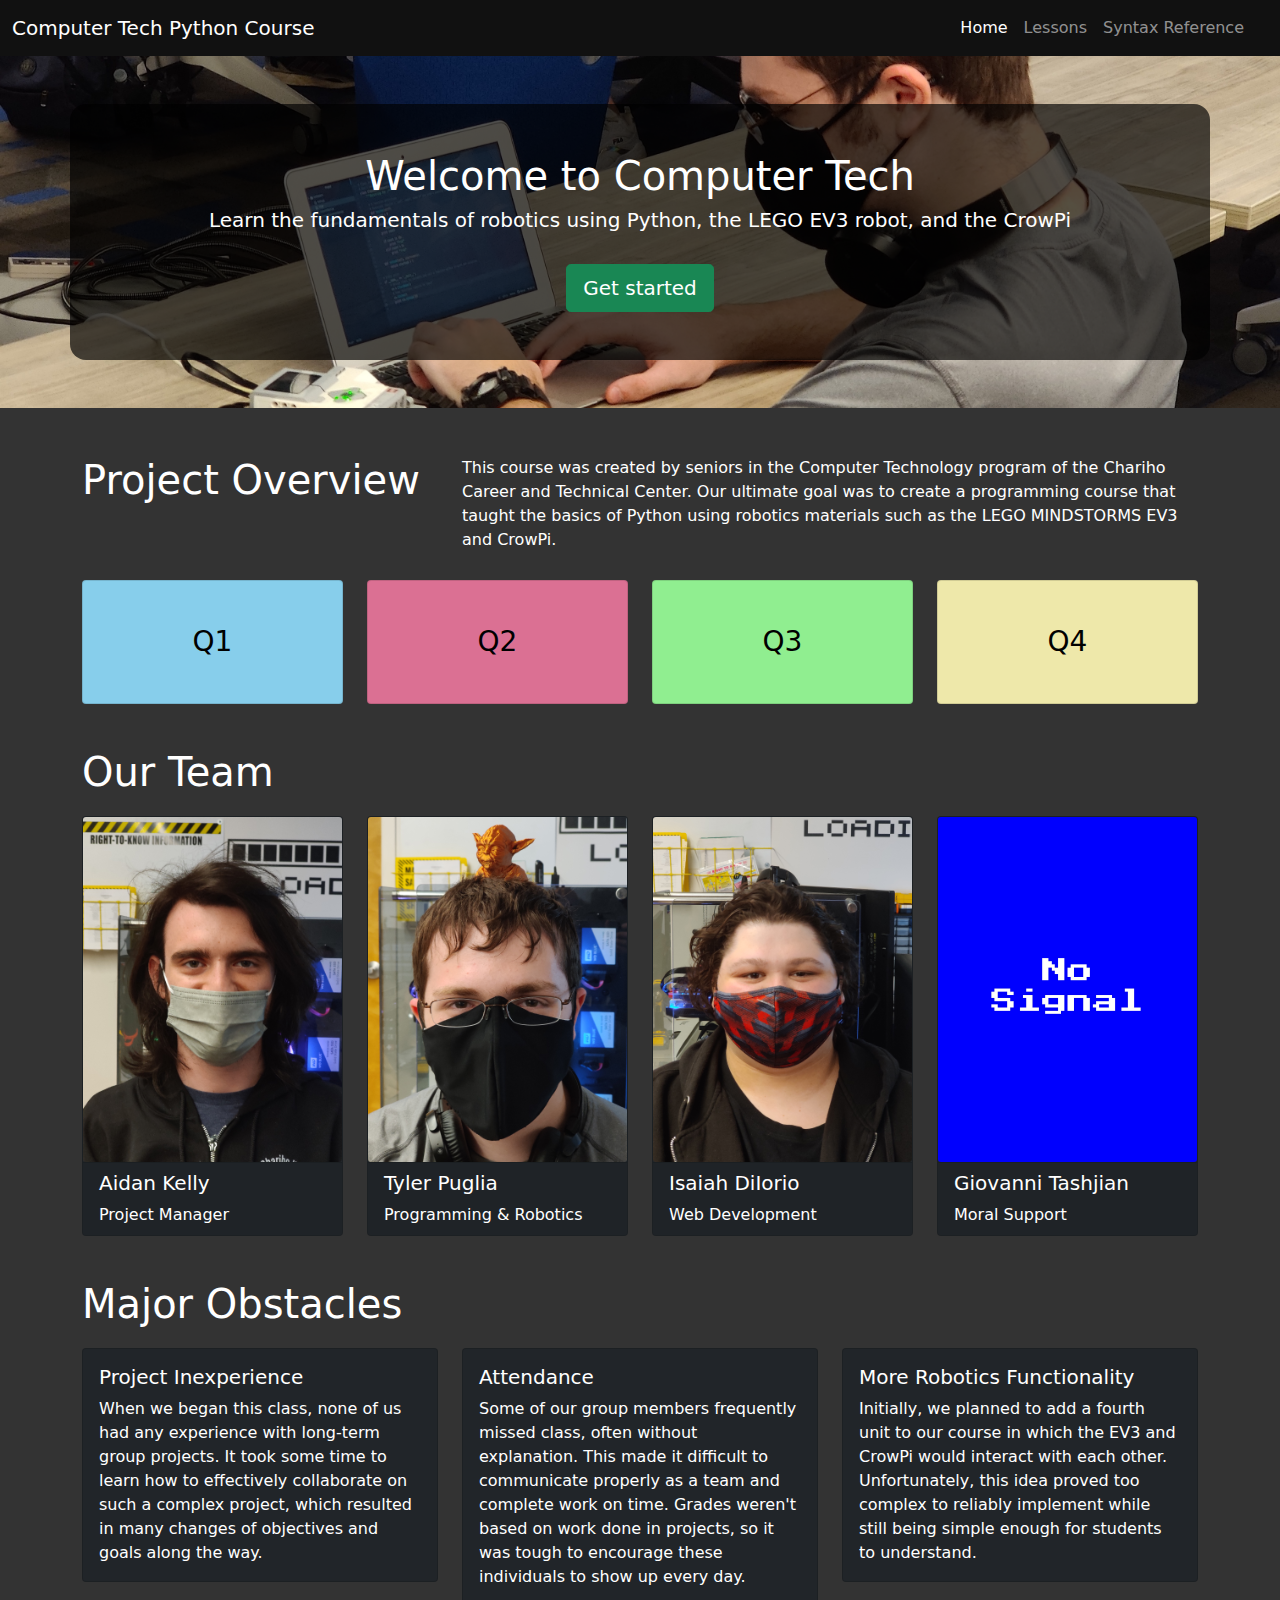
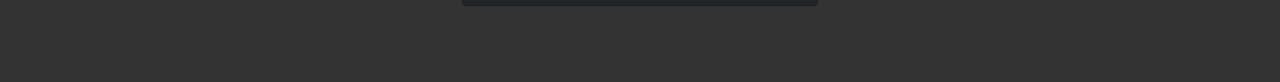
<file: index.html>
<!DOCTYPE html>
<html lang="en">
<head>
    <meta charset="UTF-8">
    <meta http-equiv="X-UA-Compatible" content="IE=edge">
    <meta name="viewport" content="width=device-width, initial-scale=1.0">
    <link href="bootstrap/compiled/css/bootstrap.min.css" rel="stylesheet">
    <script src="bootstrap/compiled/js/bootstrap.bundle.min.js"></script>
    <link href="css/index.css" rel="stylesheet">
    <link rel="apple-touch-icon" sizes="180x180" href="/apple-touch-icon.png">
    <link rel="icon" type="image/png" sizes="32x32" href="/favicon-32x32.png">
    <link rel="icon" type="image/png" sizes="16x16" href="/favicon-16x16.png">
    <link rel="manifest" href="/site.webmanifest">
    <title>Computer Tech Python Course</title>
</head>
<body>
    <nav class="navbar navbar-expand-lg navbar-dark">
        <div class="container-fluid">
            <a class="navbar-brand" href="/">Computer Tech Python Course</a>
            <button class="navbar-toggler" type="button" data-bs-toggle="collapse" data-bs-target="#navbarNavDropdown" aria-controls="navbarNavDropdown" aria-expanded="false" aria-label="Toggle navigation">
                <span class="navbar-toggler-icon"></span>
            </button>
            <div class="collapse navbar-collapse justify-content-end" id="navbarNavDropdown">
                <ul class="navbar-nav">
                    <li class="nav-item">
                        <a class="nav-link active" aria-current="page" href="/">Home</a>
                    </li>
                    <li class="nav-item">
                        <a class="nav-link" href="lessons.html">Lessons</a>
                    </li>
                    <li class="nav-item">
                        <a class="nav-link" href="syntax.html">Syntax Reference</a>
                    </li>
                    <a class="nav-link" href="https://github.com/comptech-software/comptech-software.github.io">
                        <i class="bi bi-github"></i>
                    </a>
                </ul>
            </div>
        </div>
    </nav>

    <div class="container-fluid text-center" id="jumbo-header">
        <div class="container">
            <h1>Welcome to Computer Tech</h1>
            <h5>Learn the fundamentals of robotics using Python, the LEGO EV3 robot, and the CrowPi</h5>
            <br>
            <a class="btn btn-lg btn-success" href="lessons.html">Get started</a>
        </div>
    </div>

    <div class="container">
        <div class="section">
            <div class="row">
                <div class="col-md-4">
                    <h1>Project Overview</h1>
                </div>
                <div class="col-md-8">
                    <p>
                        This course was created by seniors in the Computer Technology program of the Chariho Career and Technical Center. Our ultimate goal was to create a programming course that taught the basics of Python using robotics materials such as the LEGO MINDSTORMS EV3 and CrowPi.
                    </p>
                </div>
            </div>

            <div class="row row-cols-2 row-cols-lg-4" id="timeline">
                <div class="col">
                    <div class="card" id="q1">
                        <div class="card-body">
                            <h3 class="card-title">Q1</h3>
                            <a href="#" class="stretched-link" data-bs-toggle="modal" data-bs-target="#q1Modal"></a>
                        </div>
                    </div>

                    <div class="modal fade" id="q1Modal" tabindex="-1" aria-labelledby="q1ModalLabel" aria-hidden="true">
                        <div class="modal-dialog">
                            <div class="modal-content bg-dark">
                                <div class="modal-header border-bottom-0">
                                    <h5 class="modal-title" id="q1ModalLabel">Quarter 1</h5>
                                    <button type="button" class="btn-close btn-close-white" data-bs-dismiss="modal" aria-label="Close"></button>
                                </div>
                                <div class="modal-body">
                                    <p><strong>Objectives:</strong></p>
                                    <ul>
                                        <li>Choose a programming language to build the course upon</li>
                                        <li>Learn the basics of code management tools like Git and GitHub</li>
                                        <li>Learn how to set up and operate the EV3 and CrowPi</li>
                                    </ul>
                                </div>
                            </div>
                        </div>
                    </div>
                </div>

                <div class="col">
                    <div class="card" id="q2">
                        <div class="card-body">
                            <h3 class="card-title">Q2</h3>
                            <a href="#" class="stretched-link" data-bs-toggle="modal" data-bs-target="#q2Modal"></a>
                        </div>
                    </div>

                    <div class="modal fade" id="q2Modal" tabindex="-1" aria-labelledby="q2ModalLabel" aria-hidden="true">
                        <div class="modal-dialog">
                            <div class="modal-content bg-dark">
                                <div class="modal-header border-bottom-0">
                                    <h5 class="modal-title" id="q2ModalLabel">Quarter 2</h5>
                                    <button type="button" class="btn-close btn-close-white" data-bs-dismiss="modal" aria-label="Close"></button>
                                </div>
                                <div class="modal-body">
                                    <p><strong>Objectives:</strong></p>
                                    <ul>
                                        <li>Create a list of necessary criteria for our robotics course</li>
                                        <li>Plan the course's lesson structure</li>
                                        <li>Assign a specific role to each team member</li>
                                    </ul>
                                </div>
                            </div>
                        </div>
                    </div>
                </div>

                <div class="col">
                    <div class="card" id="q3">
                        <div class="card-body">
                            <h3 class="card-title">Q3</h3>
                            <a href="#" class="stretched-link" data-bs-toggle="modal" data-bs-target="#q3Modal"></a>
                        </div>
                    </div>

                    <div class="modal fade" id="q3Modal" tabindex="-1" aria-labelledby="q3ModalLabel" aria-hidden="true">
                        <div class="modal-dialog">
                            <div class="modal-content bg-dark">
                                <div class="modal-header border-bottom-0">
                                    <h5 class="modal-title" id="q3ModalLabel">Quarter 3</h5>
                                    <button type="button" class="btn-close btn-close-white" data-bs-dismiss="modal" aria-label="Close"></button>
                                </div>
                                <div class="modal-body">
                                    <p><strong>Objectives:</strong></p>
                                    <ul>
                                        <li>Learn the basics of web development using HTML, CSS, Bootstrap, and JavaScript</li>
                                        <li>Write the content for each lesson in our course</li>
                                    </ul>
                                </div>
                            </div>
                        </div>
                    </div>
                </div>

                <div class="col">
                    <div class="card" id="q4">
                        <div class="card-body">
                            <h3 class="card-title">Q4</h3>
                            <a href="#" class="stretched-link" data-bs-toggle="modal" data-bs-target="#q4Modal"></a>
                        </div>
                    </div>

                    <div class="modal fade" id="q4Modal" tabindex="-1" aria-labelledby="q4ModalLabel" aria-hidden="true">
                        <div class="modal-dialog">
                            <div class="modal-content bg-dark">
                                <div class="modal-header border-bottom-0">
                                    <h5 class="modal-title" id="q4ModalLabel">Quarter 4</h5>
                                    <button type="button" class="btn-close btn-close-white" data-bs-dismiss="modal" aria-label="Close"></button>
                                </div>
                                <div class="modal-body">
                                    <p><strong>Objectives:</strong></p>
                                    <ul>
                                        <li>Build the final website where the course will be hosted</li>
                                        <li>Transfer written lesson content to our website</li>
                                        <li>Create tutorial videos for specific lessons</li>
                                    </ul>
                                </div>
                            </div>
                        </div>
                    </div>
                </div>
            </div>
        </div>

        <div class="section">
            <div class="row">
                <h1>Our Team</h1>
            </div>
            
            <div class="row row-cols-2 row-cols-md-4" id="team-photos">
                <div class="col">
                    <div class="card bg-dark text-white">
                        <img src="media/headshots/aidan.jpg" class="card-img" alt="Aidan Kelly">
                        <div class="card-footer">
                            <h5 class="card-title">Aidan Kelly</h5>
                            <p class="card-text">Project Manager</p>
                        </div>
                    </div>
                </div>
                <div class="col">
                    <div class="card bg-dark text-white">
                        <img src="media/headshots/tyler.jpg" class="card-img" alt="Tyler Puglia">
                        <div class="card-footer">
                            <h5 class="card-title">Tyler Puglia</h5>
                            <p class="card-text">Programming & Robotics</p>
                        </div>
                    </div>
                </div>
                <div class="col">
                    <div class="card bg-dark text-white">
                        <img src="media/headshots/isaiah.jpg" class="card-img" alt="Isaiah DiIorio">
                        <div class="card-footer">
                            <h5 class="card-title">Isaiah DiIorio</h5>
                            <p class="card-text">Web Development</p>
                        </div>
                    </div>
                </div>
                <div class="col">
                    <div class="card bg-dark text-white">
                        <img src="media/headshots/giovanni.jpg" class="card-img" alt="Giovanni Tashjian">
                        <div class="card-footer">
                            <h5 class="card-title">Giovanni Tashjian</h5>
                            <p class="card-text">Moral Support</p>
                        </div>
                    </div>
                </div>
            </div>
        </div>

        <div class="section">
            <div class="row">
                <h1>Major Obstacles</h1>
            </div>

            <div class="row row-cols-1 row-cols-lg-3">
                <div class="col">
                    <div class="card bg-dark text-white">
                        <div class="card-body">
                            <h5 class="card-title">Project Inexperience</h5>
                            <p class="card-text">When we began this class, none of us had any experience with long-term group projects. It took some time to learn how to effectively collaborate on such a complex project, which resulted in many changes of objectives and goals along the way.</p>
                        </div>
                    </div>
                </div>
                <div class="col">
                    <div class="card bg-dark text-white">
                        <div class="card-body">
                            <h5 class="card-title">Attendance</h5>
                            <p class="card-text">Some of our group members frequently missed class, often without explanation. This made it difficult to communicate properly as a team and complete work on time. Grades weren't based on work done in projects, so it was tough to encourage these individuals to show up every day.</p>
                        </div>
                    </div>
                </div>
                <div class="col">
                    <div class="card bg-dark text-white">
                        <div class="card-body">
                            <h5 class="card-title">More Robotics Functionality</h5>
                            <p class="card-text">Initially, we planned to add a fourth unit to our course in which the EV3 and CrowPi would interact with each other. Unfortunately, this idea proved too complex to reliably implement while still being simple enough for students to understand.</p>
                        </div>
                    </div>
                </div>
            </div>
        </div>
    </div>

    <script>
        window.onload = function() {
            randomizeBgImage("jumbo-header");
        }

        function randomizeBgImage(id) {
            let element = document.getElementById(id);

            let images = ["media/covers/cover-0.jpg",
                          "media/covers/cover-1.jpg",
                          "media/covers/cover-2.jpg",
                          "media/covers/cover-3.jpg"];

            let randomIndex = Math.floor(Math.random() * images.length);
            element.style.backgroundImage = `url(${images[randomIndex]})`;
        }
    </script>
</body>
</html>
</file>
<file: css/index.css>
.navbar {
  background-color: #111;
}

body {
  background-color: #333;
  color: white;
  padding-bottom: 2em;
}

.card {
  margin: 0.75em auto;
}

#jumbo-header {
  padding: 3em;
  background-size: cover;
  background-position: center;
  background-color: #000a !important;
  margin-bottom: 3em;
}
#jumbo-header .container {
  padding: 3em;
  background-color: #000a;
  border-radius: 1em;
}

.section {
  margin-bottom: 2em;
}

#timeline #q1 {
  background-color: skyblue;
}
#timeline #q2 {
  background-color: palevioletred;
}
#timeline #q3 {
  background-color: lightgreen;
}
#timeline #q4 {
  background-color: palegoldenrod;
}
#timeline h3 {
  color: #000;
  text-align: center;
  margin: 1em;
}

.section {
  margin-top: 2em;
}

/*# sourceMappingURL=index.css.map */
</file>
